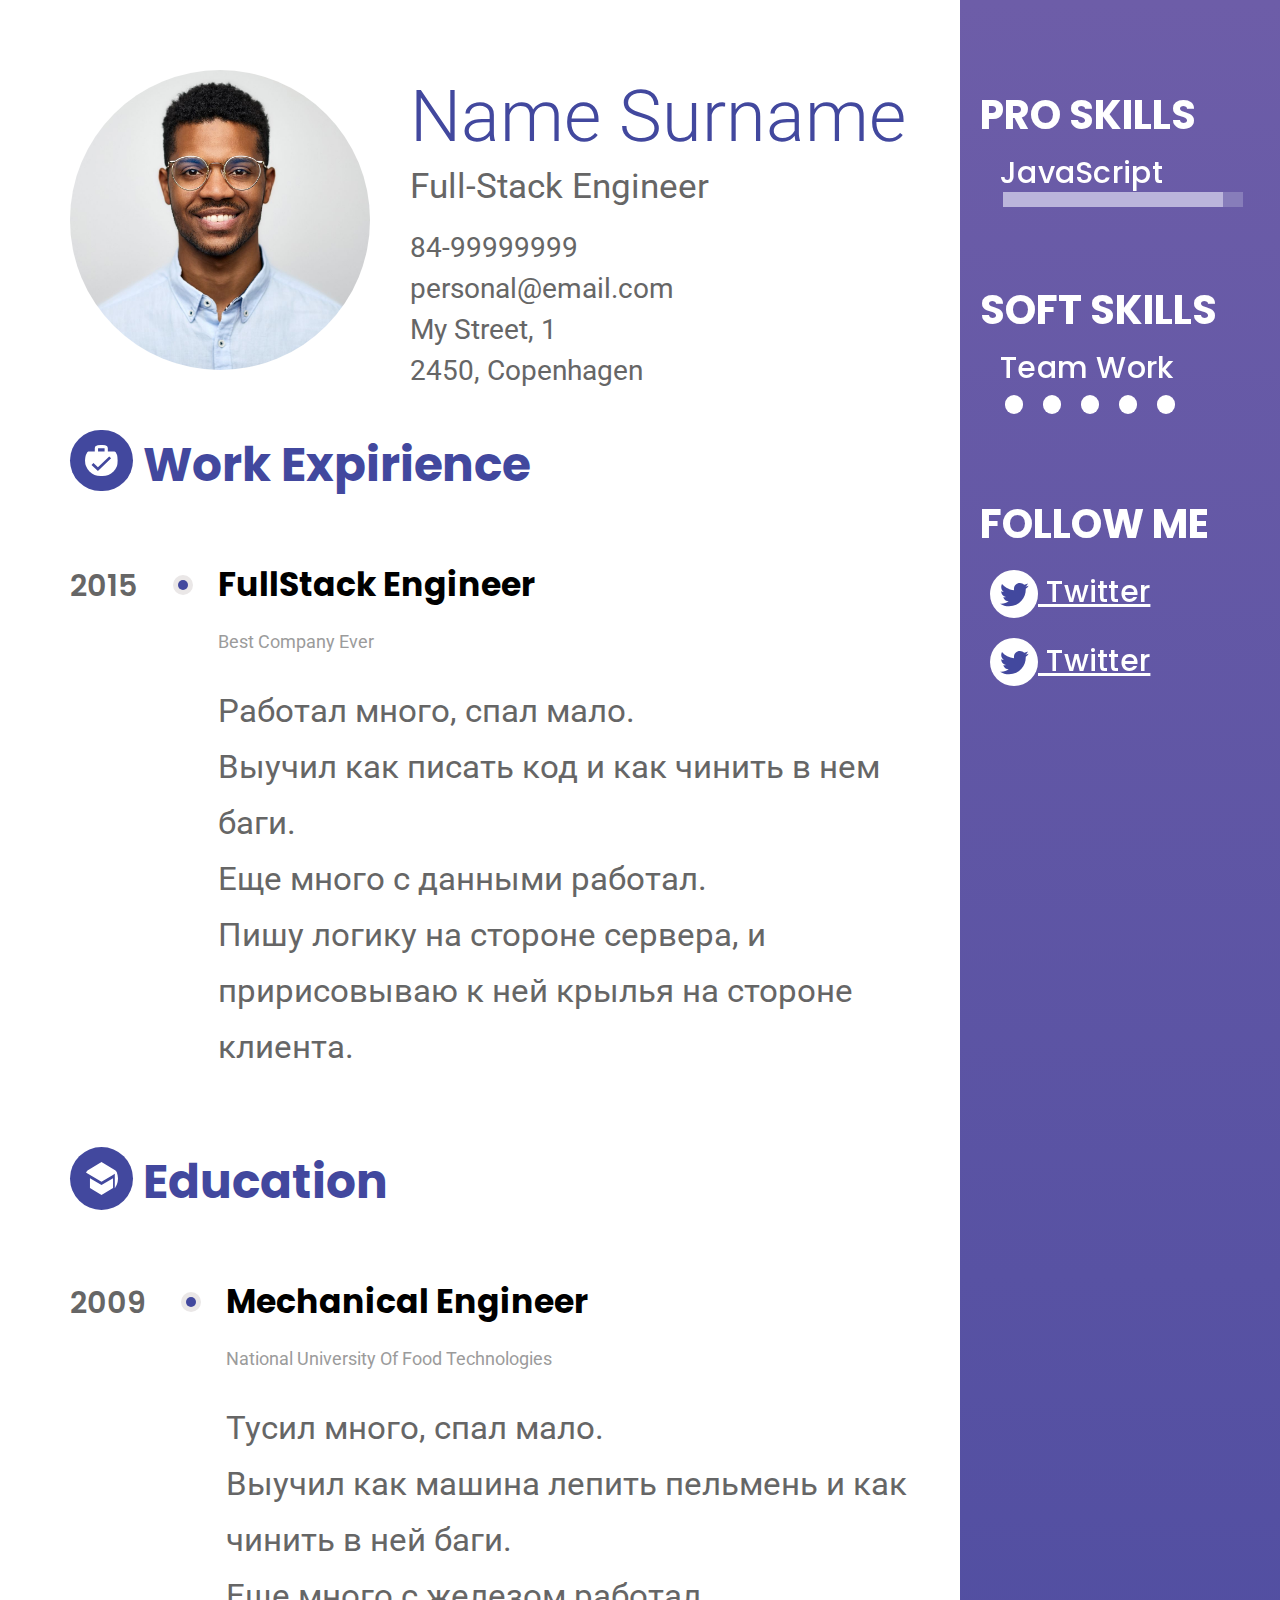
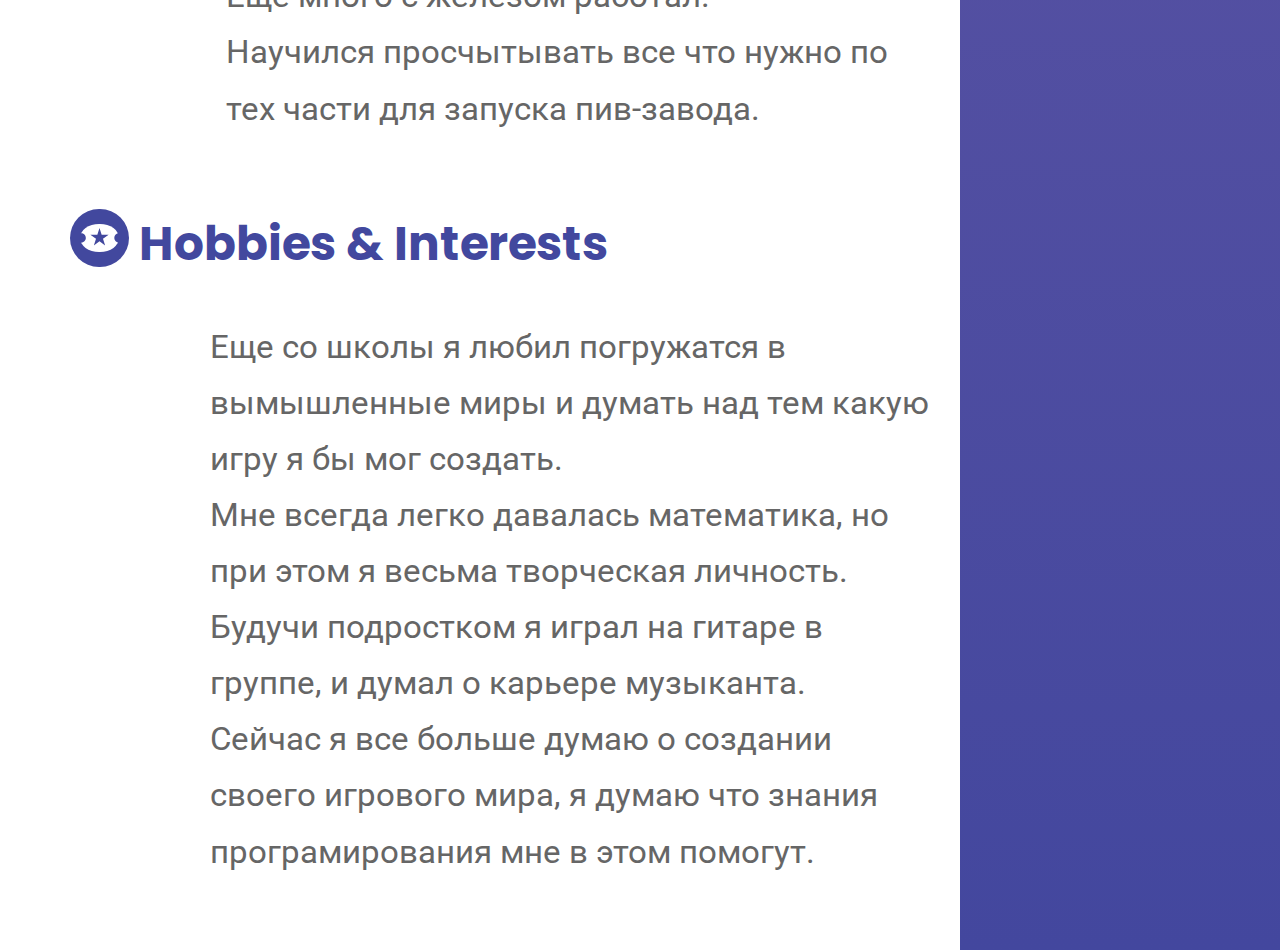
<file: index.html>
<!DOCTYPE html>
<html lang="en">

<head>
    <meta charset="UTF-8">
    <meta http-equiv="X-UA-Compatible" content="IE=edge">
    <meta name="viewport" content="width=device-width, initial-scale=1.0">
    <link rel="stylesheet" href="global.css">
    <link rel="stylesheet" href="personlInfoStyles.css">
    <link rel="stylesheet" href="workExp.css">
    <link rel="stylesheet" href="aside.css">
    <link rel="stylesheet" href="softskils.css">
    <link href='https://fonts.googleapis.com/css?family=Poppins' rel='stylesheet'>
    <link href='https://fonts.googleapis.com/css?family=Roboto' rel='stylesheet'>
    <title>Resume</title>
</head>

<body>

    <div class='mainSection'>
        <!-- Фото + имя + возраст + контакты  -->
        <div class='pesonalInfo'>
            <img src='public/profile_photo.png' alt='candidate photo' />
            <div class="mainInfo">
                <h1>Name Surname</h1>
                <div class='position'>Full-Stack Engineer</div>

                <div class="contacts phone">84-99999999</div>
                <div class="contacts email">personal@email.com</div>
                <div class="contacts street">My Street, 1</div>
                <div class="contacts city">2450, Copenhagen</div>
            </div>
        </div>

        <!-- опыт -->
        <div class="work">
            <h2 class="subtitle">
                <svg class="icon" width="33" height="31" viewBox="0 0 33 31" fill="none"
                    xmlns="http://www.w3.org/2000/svg">
                    <path
                        d="M29.3684 6.52632H22.8421V3.26316C22.8421 1.45211 21.39 0 19.5789 0H13.0526C11.2416 0 9.78947 1.45211 9.78947 3.26316V6.52632H3.26316C1.45211 6.52632 0.0163158 7.97842 0.0163158 9.78947L0 27.7368C0 29.5479 1.45211 31 3.26316 31H29.3684C31.1795 31 32.6316 29.5479 32.6316 27.7368V9.78947C32.6316 7.97842 31.1795 6.52632 29.3684 6.52632ZM19.5789 6.52632H13.0526V3.26316H19.5789V6.52632Z"
                        fill="white" />
                    <path
                        d="M12.92 22.3711L8.44698 18.023L6.52631 19.8901L12.92 26.1052L26.1053 13.2881L24.1846 11.421L12.92 22.3711Z"
                        fill="#42489E" />
                </svg>
                Work Expirience
            </h2>
            <div class="expirience">
                <div class="description">
                    <h4 class="jobTitle">FullStack Engineer</h4>
                    <div class="companyName">Best Company Ever</div>
                    <p class="shortDescription">
                        Работал много, спал мало. <br />
                        Выучил как писать код и как чинить в нем баги. <br />
                        Еще много с данными работал. <br />
                        Пишу логику на стороне сервера, и пририсовываю к ней крылья на стороне клиента.
                    </p>
                </div>
                <p class="years">2015</p>
            </div>

        </div>

        <!-- образование -->
        <div class="education">
            <h2 class="subtitle">
                <svg class="icon" width="33" height="33" viewBox="0 0 33 33" fill="none"
                    xmlns="http://www.w3.org/2000/svg">
                    <path d="M16.5 33L24.75 28.05L28.05 26.07V16.17L16.5 23.1L4.95 16.17V26.07L16.5 33Z" fill="white" />
                    <path d="M27.5055 13.2L16.5 19.8L0 9.9L16.5 0L33 9.9V13.2V26.07H29.7867V11.7055L27.5055 13.2Z"
                        fill="white" />
                </svg>

                Education
            </h2>
            <div class="expirience">
                <div class="description">
                    <h4 class="jobTitle">Mechanical Engineer</h4>
                    <div class="companyName">National University Of Food Technologies</div>
                    <p class="shortDescription">
                        Тусил много, спал мало. <br />
                        Выучил как машина лепить пельмень и как чинить в ней баги. <br />
                        Еще много с железом работал. <br />
                        Научился просчытывать все что нужно по тех части для запуска пив-завода.
                    </p>
                </div>
                <p class="years">2009</p>
            </div>

        </div>
        <!-- хобби -->
        <div class="hobbie">
            <h2 class="subtitle">
                <svg class="icon" width="39" height="28" viewBox="0 0 39 28" fill="none"
                    xmlns="http://www.w3.org/2000/svg">
                    <path fill-rule="evenodd" clip-rule="evenodd"
                        d="M0 8C0 3.58172 3.58172 0 8 0H31C35.4183 0 39 3.58172 39 8L39 9.31341C36.4282 9.31341 34.3433 11.3983 34.3433 13.9701C34.3433 16.542 36.4282 18.6268 39 18.6268L39 19.9403C39 24.3586 35.4183 27.9403 31 27.9403H8C3.58172 27.9403 0 24.3586 0 19.9403V18.4801C0.372091 18.5759 0.76218 18.6268 1.16417 18.6268C3.736 18.6268 5.82088 16.542 5.82088 13.9701C5.82088 11.3983 3.736 9.31341 1.16417 9.31341C0.76218 9.31341 0.372091 9.36434 0 9.46011V8Z"
                        fill="white" />
                    <path
                        d="M19.5 4.07458L21.6563 10.7111L28.6344 10.7111L22.989 14.8127L25.1454 21.4492L19.5 17.3476L13.8546 21.4492L16.011 14.8127L10.3656 10.7111L17.3436 10.7111L19.5 4.07458Z"
                        fill="#42489E" />
                </svg>

                Hobbies & Interests
            </h2>
            <div class="shortDescription">
                Еще со школы я любил погружатся в вымышленные миры и думать над тем какую игру я бы мог создать.<br />
                Мне всегда легко давалась математика, но при этом я весьма творческая личность.<br />
                Будучи подростком я играл на гитаре в группе, и думал о карьере музыканта.<br />
                Сейчас я все больше думаю о создании своего игрового мира, я думаю что знания програмирования мне в этом
                помогут.

            </div>
        </div>

    </div>

    <aside>

        <!-- Photo  -->
        <img src="public/profile_photo.png" alt="profile photo" />

        <div class="sticky">
             <!--  Pro skills  -->
        <div class='proSkills'>
            <h2 class="subtitle">PRO SKILLS</h4>
                <div class="skills">
                    <div class="skill">
                        <label for="skill">JavaScript</label>
                        <span class="proLevel"></span>
                    </div>
                </div>
        </div>
        <!--  Personal skills  -->
        <div class='personalSkills'>
            <h2 class="subtitle">SOFT SKILLS</h4>
                <div class="skills">
                    <div class="skill">
                        <label for="skill">Team Work</label>
                        <div>
                            <span class="proLevel"></span>
                            <span class="proLevel"></span>
                            <span class="proLevel"></span>
                            <span class="proLevel"></span>
                            <span class="proLevel"></span>
                        </div>
                    </div>
                </div>
        </div>

        <div class="socialLinks">
            <h2 class="subtitle">FOLLOW ME</h4>
                <div class="links">
                    <a href="https://twitter.com">
                        <svg class='twitter' width="48" height="48" viewBox="0 0 48 48" fill="none"
                            xmlns="http://www.w3.org/2000/svg">
                            <rect width="48" height="48" rx="24" fill="white" />
                            <path
                                d="M35.7625 18.8125C35.7625 19.075 35.7625 19.3375 35.7625 19.5625C35.7625 27.325 29.8375 36.2875 19.0375 36.2875C15.7 36.2875 12.625 35.3125 10 33.6625C10.45 33.7 10.9375 33.7375 11.3875 33.7375C14.125 33.7375 16.675 32.8 18.7 31.225C16.1125 31.1875 13.9375 29.4625 13.225 27.1375C13.6 27.2125 13.9375 27.25 14.35 27.25C14.875 27.25 15.4 27.175 15.8875 27.025C13.1875 26.5 11.1625 24.1375 11.1625 21.2875C11.1625 21.25 11.1625 21.25 11.1625 21.2125C11.95 21.6625 12.85 21.925 13.825 21.9625C12.25 20.9125 11.2 19.1125 11.2 17.05C11.2 15.9625 11.5 14.95 11.9875 14.0875C14.875 17.65 19.225 19.975 24.1 20.2375C23.9875 19.825 23.95 19.3375 23.95 18.8875C23.95 15.625 26.575 13 29.8375 13C31.525 13 33.0625 13.7125 34.1125 14.8375C35.4625 14.575 36.7 14.0875 37.8625 13.4125C37.4125 14.8 36.475 15.925 35.275 16.675C36.475 16.525 37.6 16.225 38.65 15.7375C37.9 16.9375 36.925 17.9875 35.7625 18.8125Z"
                                fill="#42489E" />
                        </svg>
                        Twitter</a>
                    <a href="https://twitter.com">
                        <svg class='twitter' width="48" height="48" viewBox="0 0 48 48" fill="none"
                            xmlns="http://www.w3.org/2000/svg">
                            <rect width="48" height="48" rx="24" fill="white" />
                            <path
                                d="M35.7625 18.8125C35.7625 19.075 35.7625 19.3375 35.7625 19.5625C35.7625 27.325 29.8375 36.2875 19.0375 36.2875C15.7 36.2875 12.625 35.3125 10 33.6625C10.45 33.7 10.9375 33.7375 11.3875 33.7375C14.125 33.7375 16.675 32.8 18.7 31.225C16.1125 31.1875 13.9375 29.4625 13.225 27.1375C13.6 27.2125 13.9375 27.25 14.35 27.25C14.875 27.25 15.4 27.175 15.8875 27.025C13.1875 26.5 11.1625 24.1375 11.1625 21.2875C11.1625 21.25 11.1625 21.25 11.1625 21.2125C11.95 21.6625 12.85 21.925 13.825 21.9625C12.25 20.9125 11.2 19.1125 11.2 17.05C11.2 15.9625 11.5 14.95 11.9875 14.0875C14.875 17.65 19.225 19.975 24.1 20.2375C23.9875 19.825 23.95 19.3375 23.95 18.8875C23.95 15.625 26.575 13 29.8375 13C31.525 13 33.0625 13.7125 34.1125 14.8375C35.4625 14.575 36.7 14.0875 37.8625 13.4125C37.4125 14.8 36.475 15.925 35.275 16.675C36.475 16.525 37.6 16.225 38.65 15.7375C37.9 16.9375 36.925 17.9875 35.7625 18.8125Z"
                                fill="#42489E" />
                        </svg>
                        Twitter</a>
                </div>
        </div>
        <!--  Social Links  -->
        </div>
       

    </aside>
</body>

</html>
</file>
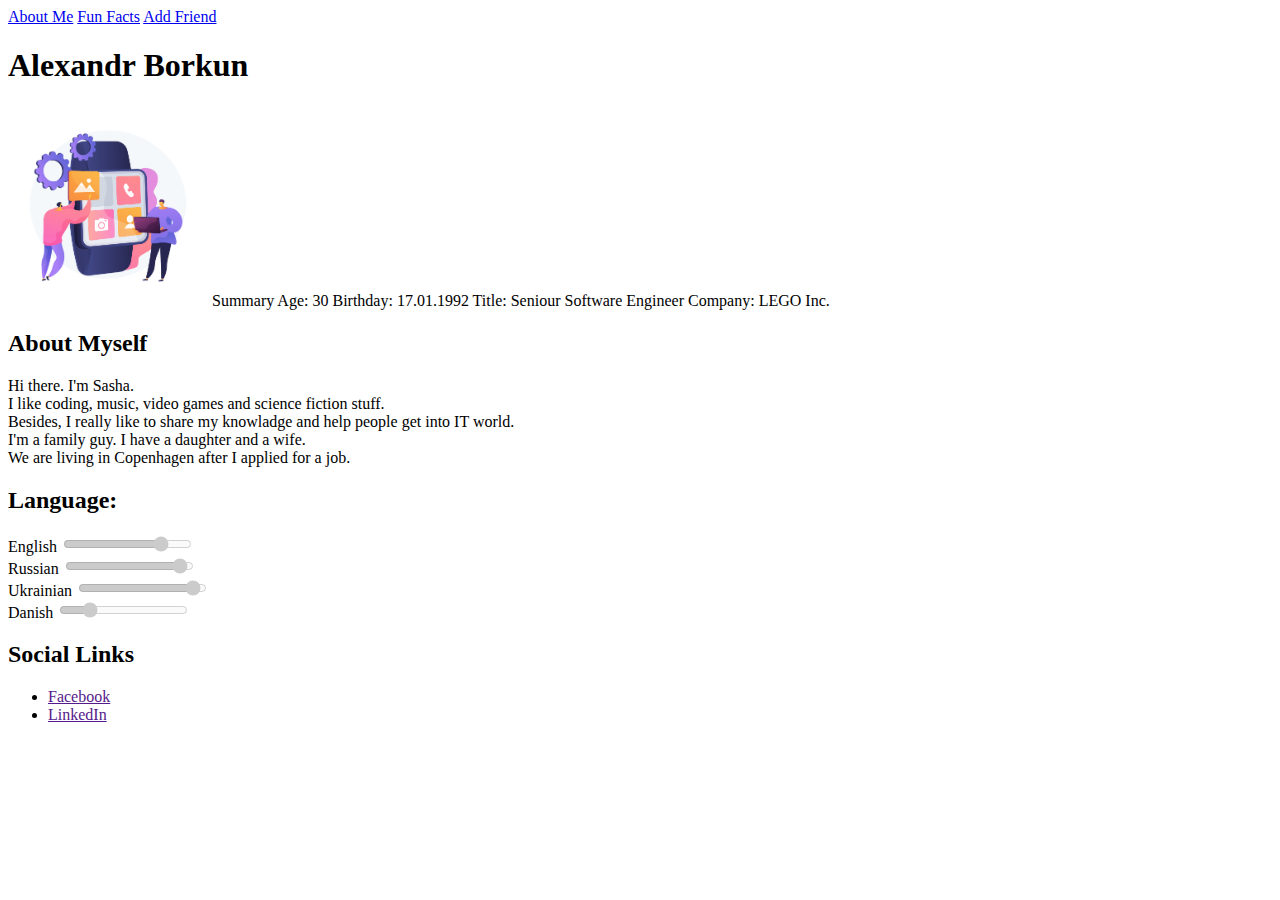
<file: html-basic/index.html>
<!DOCTYPE html>
<html>
    <head>

    </head>
    <body>
       <header>
           <a href="index.html">About Me</a>
           <a href="fun-facts.html">Fun Facts</a>
           <a href="add-friends.html">Add Friend</a>
        </header>
        <main>
            <h1>Alexandr Borkun</h1>
            <div id="summary">
                <img src="img.jpg" alt="my photo" width='200px' height='200px'/>
                <span>
                    Summary
                    <label for="age">Age: </label> 30
                    <label for="birthDate">Birthday: </label>17.01.1992
                    <label for="title">Title: </label> Seniour Software Engineer
                    <label for="company">Company: </label> LEGO Inc.
                </span>
            </div>
            <div id="bio">
                <h2>About Myself</h2>
                <p>
                    Hi there. I'm Sasha. <br/>
                    I like coding, music, video games and science fiction stuff. <br/>
                    Besides, I really like to share my knowladge and help people get into IT world. <br/>
    
                    I'm a family guy. I have a daughter and a wife. <br/> 
                    We are living in Copenhagen after I applied for a job. <br/>
                </p>
                

                <!-- Early Life -->
                <!-- Education/Work -->
                <!-- Current State -->
                <!-- Plans For the future -->

            </div>
        </main>

        <aside>
            <div>
                <h2>Language:</h2>
                <div>
                    <label for="english">English</label>
                    <input type="range" value="80" disabled>
                </div>
                <div>
                    <label for="russian">Russian</label>
                    <input type="range" value="95" disabled>
                </div>
                <div>
                    <label for="ukrainian">Ukrainian</label>
                    <input type="range" value="95" disabled>
                </div>
                <div>
                    <label for="danish">Danish</label>
                    <input type="range" value="20" disabled>
                </div>
            </div>

            <div>
                <h2>Social Links</h2>
                <ul>
                    <li>
                        <a href="" target="_blank">Facebook</a>
                    </li>
                    <li>
                        <a href="" target="_blank">LinkedIn</a>
                    </li>
                </ul>
            </div>
    
         </aside>
    </body>
</html>
</file>
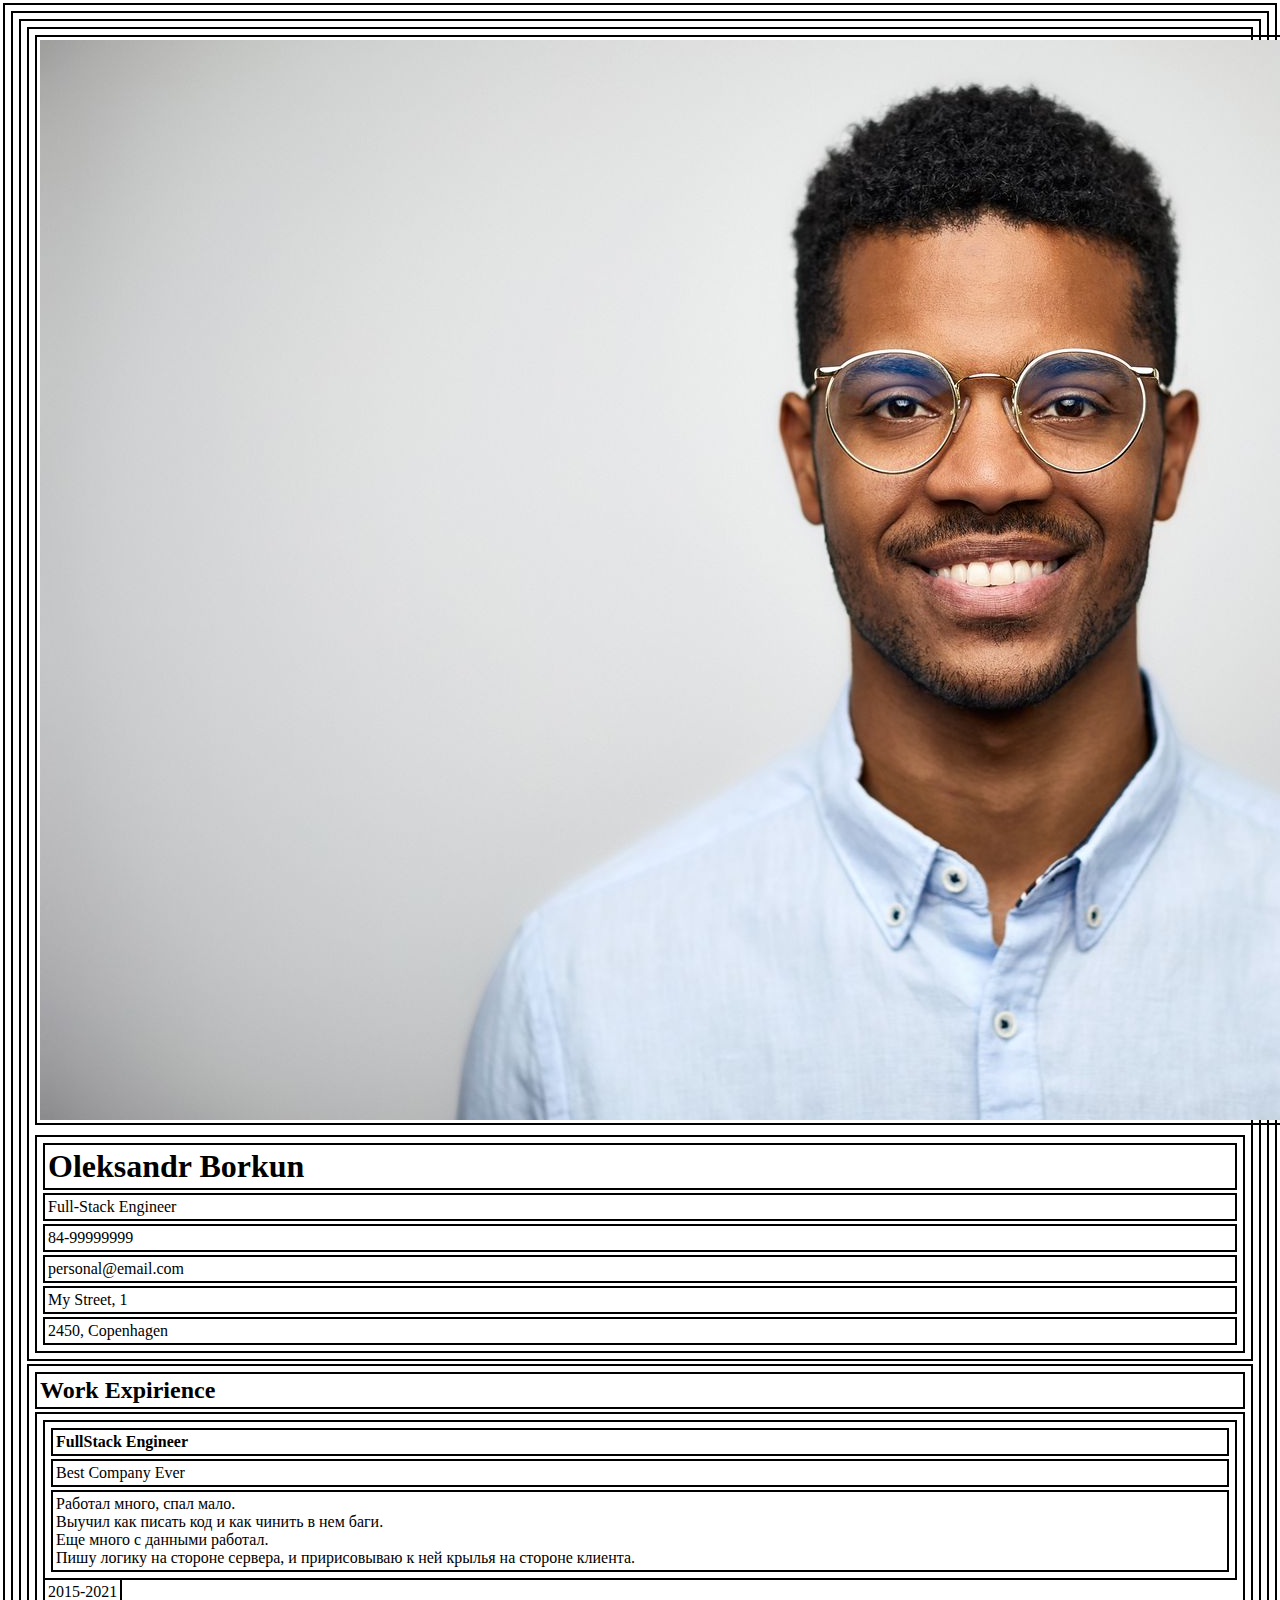
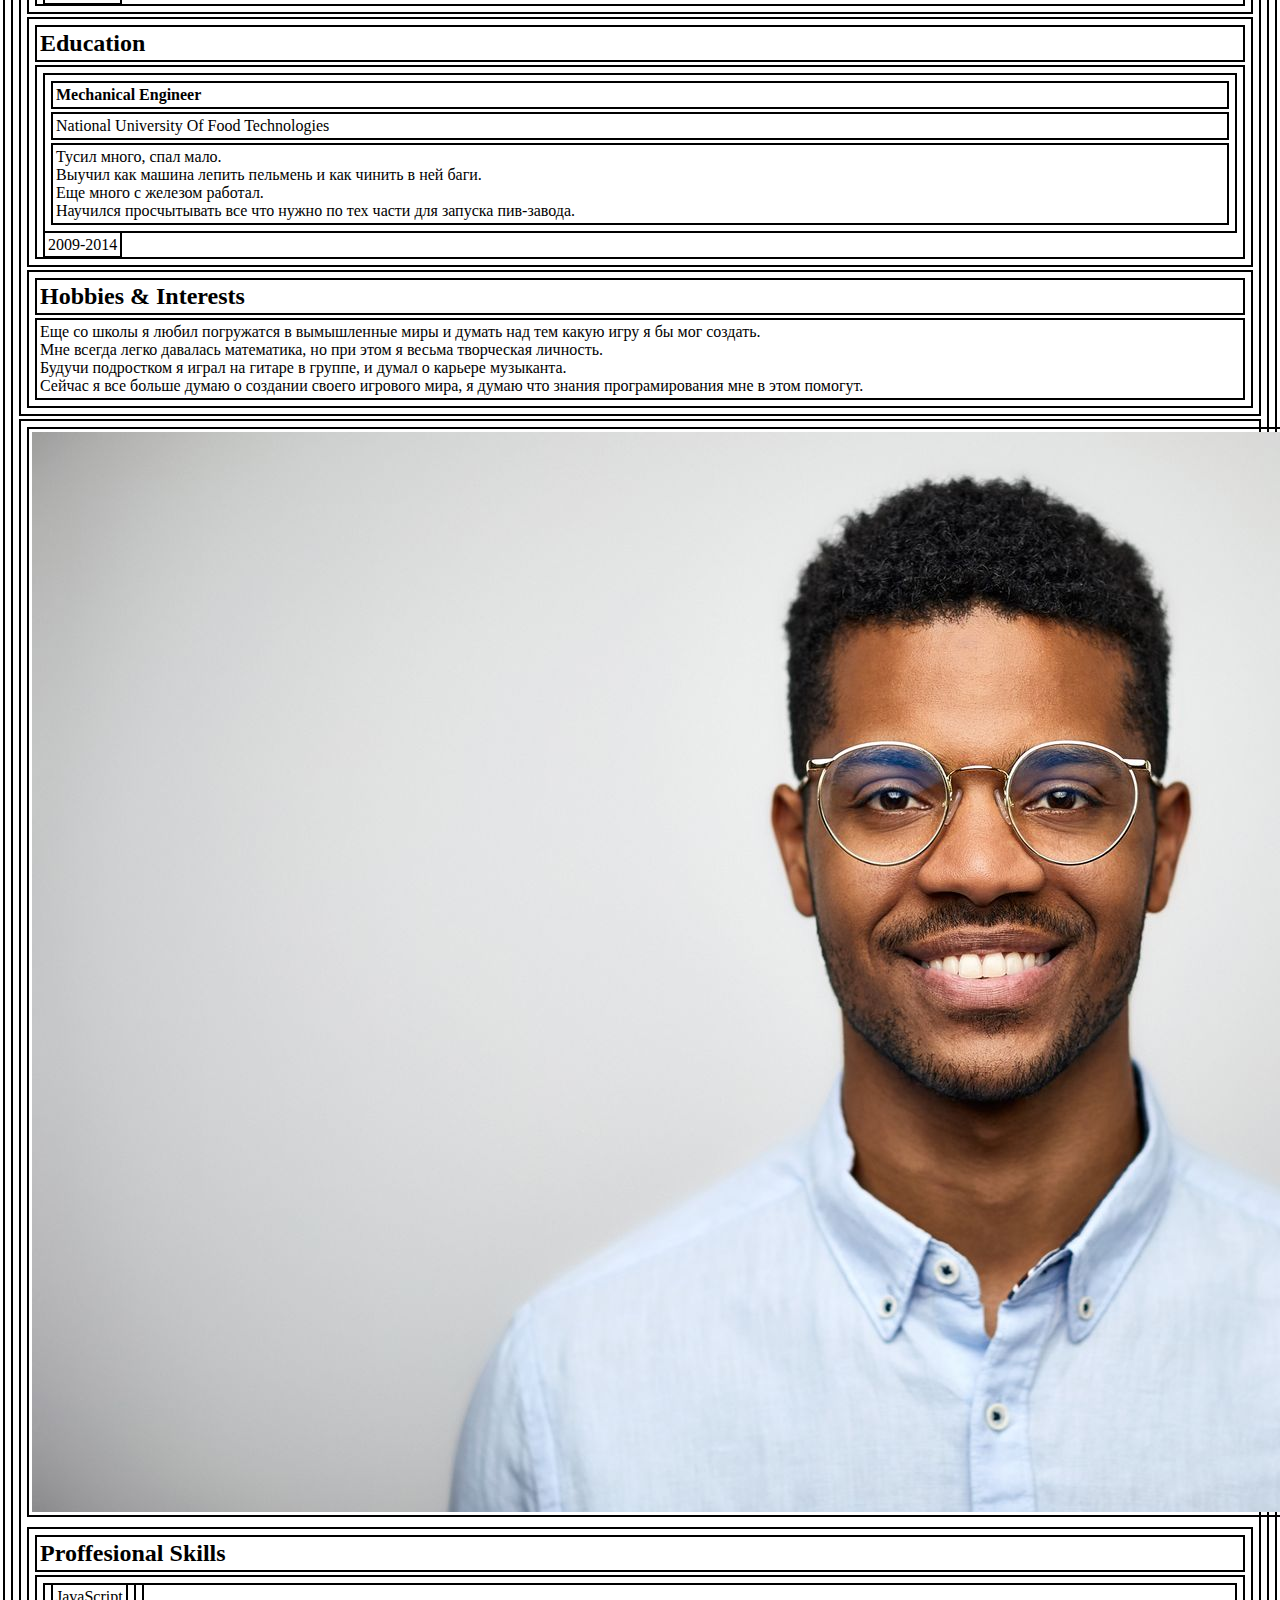
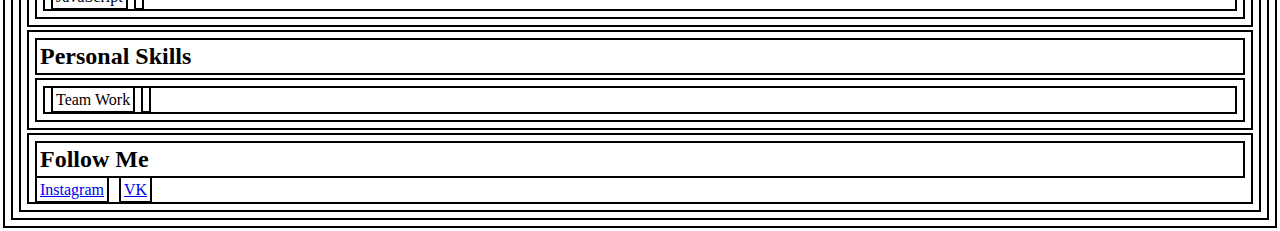
<file: 002.html>
<!DOCTYPE html>
<html lang="en">
<head>
    <meta charset="UTF-8">
    <meta http-equiv="X-UA-Compatible" content="IE=edge">
    <meta name="viewport" content="width=device-width, initial-scale=1.0">
    <title>Resume</title>
</head>
<body>

    <style>
        *{
            border: 2px solid black;
            margin: 3px;
            padding: 3px;
        }
    </style>
    <div class='mainSection'>
        <!-- Фото + имя + возраст + контакты  -->
        <div class='pesonalInfo'>
            <img src='public/profile_photo.png' alt='candidate photo'/>
            <div class="mainInfo">
                <h1>Oleksandr Borkun</h1>
                <div class='position'>Full-Stack Engineer</div>

                <div class="contacts phone">84-99999999</div>
                <div class="contacts email">personal@email.com</div>
                <div class="contacts street">My Street, 1</div>
                <div class="contacts city">2450, Copenhagen</div>
            </div>
        </div>
        
        <!-- опыт -->
        <div class="work">
            <h2 class="subtitle">Work Expirience</h2>
            <div class="expirience">
                <div class="description">
                    <h4 class="jobTitle">FullStack Engineer</h4>
                    <div class="companyName">Best Company Ever</div>
                    <p class="shortDescription">
                        Работал много, спал мало. <br/>
                        Выучил как писать код и как чинить в нем баги. <br/>
                        Еще много с данными работал. <br/>
                        Пишу логику на стороне сервера, и пририсовываю к ней крылья на стороне клиента.
                    </p>
                </div>
                <span class="years">2015-2021</span>
            </div>

        </div>

        <!-- образование -->
        <div class="education">
            <h2 class="subtitle">Education</h2>
            <div class="expirience">
                <div class="description">
                    <h4 class="specialisation">Mechanical Engineer</h4>
                    <div class="schoolName">National University Of Food Technologies</div>
                    <p class="shortDescription">
                        Тусил много, спал мало. <br/>
                        Выучил как машина лепить пельмень и как чинить в ней баги. <br/>
                        Еще много с железом работал. <br/>
                        Научился просчытывать все что нужно по тех части для запуска пив-завода.
                    </p>
                </div>
                <span class="years">2009-2014</span>
            </div>

        </div>
        <!-- хобби -->
        <div class="hobbie">
            <h2 class="subtitle">Hobbies & Interests</h2>
                <div class="description">
                    Еще со школы я любил погружатся в вымышленные миры и думать над тем какую игру я бы мог создать.<br/>
                    Мне всегда легко давалась математика, но при этом я весьма творческая личность.<br/>
                    Будучи подростком я играл на гитаре в группе, и думал о карьере музыканта.<br/>
                    Сейчас я все больше думаю о создании своего игрового мира, я думаю что знания програмирования мне в этом помогут.

                </div>
        </div>

    </div>

    <aside>

        <!-- Photo  -->
        <img src="public/profile_photo.png" alt="profile photo"/>
    
    <!--  Pro skills  -->
        <div class='proSkills'>
            <h2 class="subtitle">Proffesional Skills</h4>
            <div class="skills">
                <div class="skill">
                    <label for="skill">JavaScript</label>
                    <span class="proLevel"></span>
                </div>
            </div>
        </div>
    <!--  Personal skills  -->
        <div class='personalSkills'>
            <h2 class="subtitle">Personal Skills</h4>
            <div class="skills">
                <div class="skill">
                    <label for="skill">Team Work</label>
                    <span class="proLevel"></span>
                </div>
            </div>
        </div>

        <div class="socialLinks">
            <h2 class="subtitle">Follow Me</h4>
            <a href="insta.com">Instagram</a>
            <a href="vk.com">VK</a>
        </div>
    <!--  Social Links  -->

    </aside>
</body>
</html>
</file>
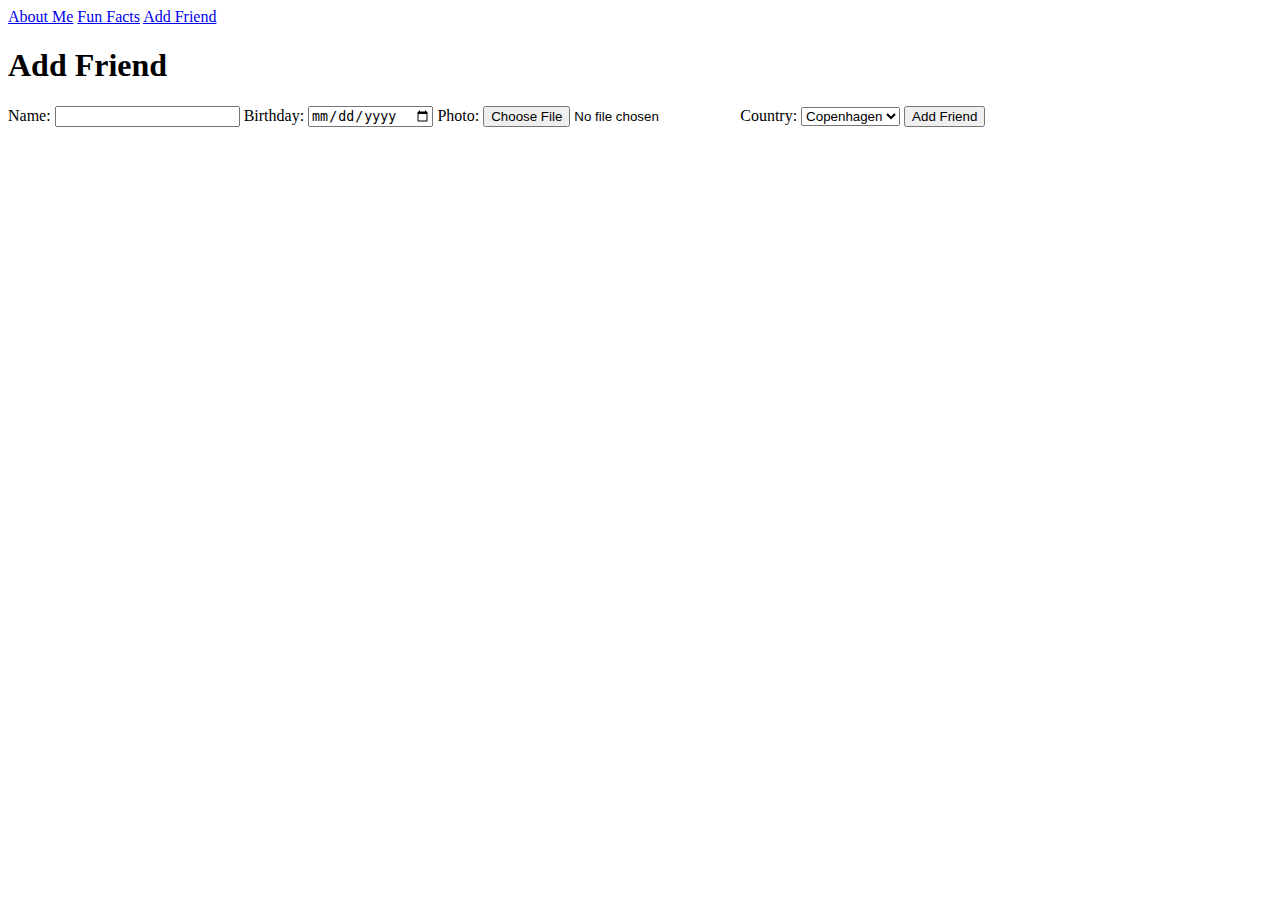
<file: html-basic/add-friends.html>
<!DOCTYPE html>
<html lang="en">
<head>
    <meta charset="UTF-8">
    <meta http-equiv="X-UA-Compatible" content="IE=edge">
    <meta name="viewport" content="width=device-width, initial-scale=1.0">
    <title>Document</title>
</head>
<body>
    
    <header>
        <a href="index.html">About Me</a>
        <a href="fun-facts.html">Fun Facts</a>
        <a href="add-friends.html">Add Friend</a>
     </header>

     <main>
         
        <h1>Add Friend</h1>

        <form action="addFriend">
            <span>
                <label for="name">Name: </label>
                <input type="text"/>
            </span>

            <span>
                <label for="birthday">Birthday: </label>
                <input type="date"/>
            </span>

            <span>
                <label for="photo">Photo: </label>
                <input type="file"/>
            </span>

            <span>
                <label for="country">Country: </label>
                <select name="country">
                    <option value="Copenhagen">Copenhagen</option>
                    <option default value="Kiev">Kiev</option>
                    <option value="Cherkassy">Cherkassy</option>
                    <option value="Paris">Paris</option>
                    <option value="Tenerife">Tenerife</option>
                    <option value="NYC">New York</option>
                </select>
            </span>

            <button type="submit">Add Friend</button>
        </form>
    
    
    </main>
</body>
</html>
</file>
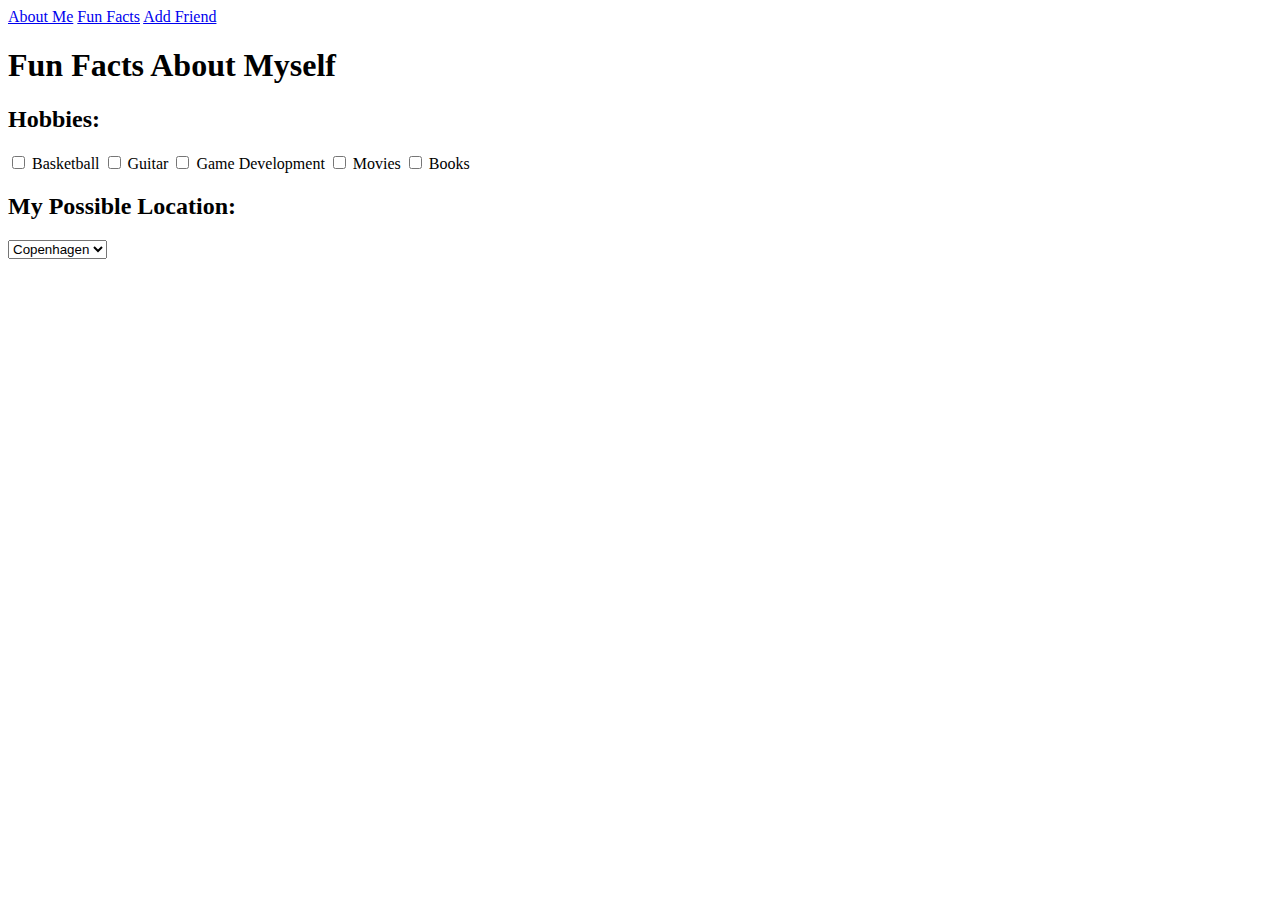
<file: html-basic/fun-facts.html>
<!DOCTYPE html>
<html lang="en">
<head>
    <meta charset="UTF-8">
    <meta http-equiv="X-UA-Compatible" content="IE=edge">
    <meta name="viewport" content="width=device-width, initial-scale=1.0">
    <title>Document</title>
</head>
<body>
    <header>
        <a href="index.html">About Me</a>
        <a href="fun-facts.html">Fun Facts</a>
        <a href="add-friends.html">Add Friend</a>
     </header>

     <main>
        <h1>Fun Facts About Myself</h1>
        <div>
            <h2>Hobbies:</h2>
            <span>
                <input type="checkbox" name="basketball"/>
                <label for="basketball">Basketball</label>
            </span>
            <span>
                <input type="checkbox" name="guitar"/>
                <label for="basketball">Guitar</label>
            </span>
            <span>
                <input type="checkbox" name="gameDev"/>
                <label for="basketball">Game Development</label>
            </span>
            <span>
                <input type="checkbox" name="movies"/>
                <label for="basketball">Movies</label>
            </span>
            <span>
                <input type="checkbox" name="books"/>
                <label for="basketball">Books</label>
            </span>
        </div>

        <div>
            <h2>My Possible Location:</h2>
            <select>
                <option value="Copenhagen">Copenhagen</option>
                <option value="Kiev">Kiev</option>
                <option value="Cherkassy">Cherkassy</option>
                <option value="Paris">Paris</option>
                <option value="Tenerife">Tenerife</option>
                <option value="NYC">New York</option>
            </select>
        </div>

    </main>
</body>
</html>
</file>
<file: global.css>
body{
    font-family: 'Roboto';
    font-style: normal;
    font-weight: normal;
    color: #666666;
    display: flex;
    margin: 0;

}

h1, h2{
    color: #42489E;
    margin-bottom: 0;
}

h2{
    font-family: 'Poppins';
    font-style: normal;
    font-weight: bold;  
    font-size: 47px;
    line-height: 70px;
    display: flex;
    }

.icon{
    background-color: #42489E;
    padding: 15px;
    border-radius: 40px;
    margin-right: 10px;
}

.hobbie .icon{
    padding: 15px 10px;
}
</file>
<file: personlInfoStyles.css>
img{
    width: 300px;
    height: 300px;
    border-radius: 150px;
    object-fit: cover;
}

.pesonalInfo{
    display: flex;
}

.mainInfo{
    margin-left: 40px;
}

h1{
    margin: 0;
    margin-bottom: 2px;

    font-weight: 300;
    font-size: 72px;
    line-height: 94px;

}

.position{
    font-size: 35px;
    line-height: 41px;
    margin-bottom: 20px;
}

.contacts{
    font-size: 28px;
    line-height: 41px;
}

.mainSection{
    margin: 70px;
    margin-right: 20px;
}
</file>
<file: workExp.css>
.jobTitle{
    font-family: 'Poppins';
    font-style: normal;
    font-weight: bold;
    font-size: 33px;
    line-height: 49px;
    margin: 0;
    color: black;
}

.description{
    margin-top: 60px;
    margin-left: 60px;
    width: 100%;
}
.companyName{
    font-size: 18px;
    line-height: 4.5%;
    margin-top: 33px;
    color: #9B9B9B;
}

.shortDescription{
    margin-top: 40px;
    font-size: 33px;
    line-height: 170%;  
}

.years{
    font-family: 'Poppins';
    font-style: normal;
    font-weight: 600;
    font-size: 30px;
    line-height: 4.5%;
    white-space: nowrap;
    margin-right: 20px;
    position: relative;
}

.years::after{
    border-radius: 5px;
    width: 10px;
    position: absolute;
    top: -5px;
    right: -50px;
    height: 10px;
    background: #42489E;
    content: '';
}

.years::before{
    border-radius: 10px;
    width: 20px;
    position: absolute;
    top: -10px;
    right: -55px;
    height: 20px;
    background: #EAE7E7;
    content: '';
}

.expirience{
    display: flex;
    flex-direction: row-reverse;
    align-items: baseline;
}

.hobbie .shortDescription{
    margin-left: 140px;
}
</file>
<file: aside.css>
aside{
    background: linear-gradient(180deg, #6D5DA8 0%, #43479E 100%);
    min-width: 300px;
    width: 40%;
    color: white;
    padding-left: 20px;
}

aside h2{
    color: white;
    font-family: 'Poppins';
    font-style: normal;
    font-weight: bold;
    font-size: 40px;
    line-height: 70px;
}


aside img{
    display: none;
}

.proSkills, .personalSkills, .socialLinks{
    margin-top: 80px;
}

.sticky{
    position: sticky;
    top: 72px;
}

.skill label{
    font-family: 'Poppins';
    font-style: normal;
    font-weight: 500;
    font-size: 30px;
    line-height: 45px;
    letter-spacing: 0.01em;
    margin-left: 20px;
}

.proSkills span{
    position: relative;
}
.proSkills span::before{
    background: #877DBA;
    position: absolute;
    content: '';
    bottom: -20px;
    height: 15px;
    width: 220px;
    left: -140px;
}

.proSkills .proLevel::after{
    background: #BBB5DB;
    position: absolute;
    content: '';
    bottom: -20px;
    height: 15px;
    width: 220px;
    left: -160px;
}
</file>
<file: softskils.css>
.skill label{
    font-family: 'Poppins', 'Segoe UI', Tahoma, Geneva, Verdana, sans-serif;
    font-style: normal;
    font-weight: 500;
    font-size: 30px;
    line-height: 45px;
    letter-spacing: 0.01em;
}
.personalSkills .skill{
    position: relative;
}

.personalSkills .proLevel::before{
    padding: 0 9px;
    position: relative;
    left: 5px;
    top: 5px;
    content: '';
    background: #FFFFFF;
    border-radius: 9px;
    background: #FFFFFF;
    margin-left: 20px;
}

.socialLinks .links{
    display: flex;
    flex-direction: column;
}
.socialLinks a{
    font-family: 'Poppins', 'Segoe UI', Tahoma, Geneva, Verdana, sans-serif;
    font-style: normal;
    font-weight: 500;
    font-size: 30px;
    line-height: 45px;
    letter-spacing: 0.01em;
    color: #FFFFFF;
    margin: 10px;
}

.twitter{
    vertical-align: middle;
}
</file>
